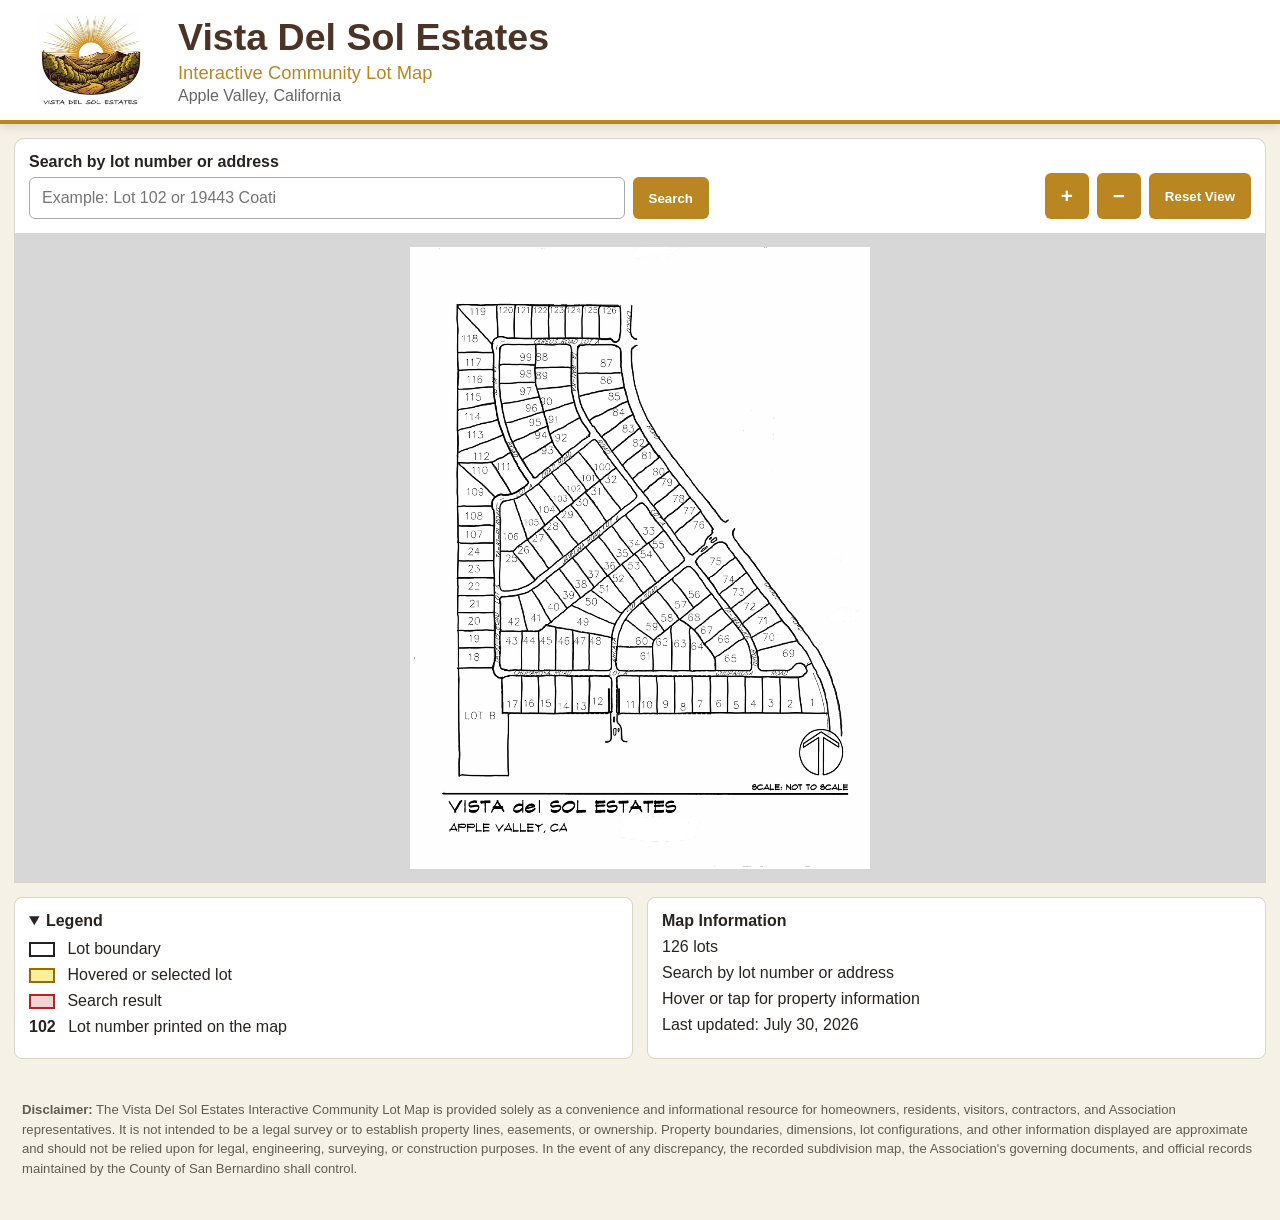
<file: index.html>
<!doctype html>
<html lang="en">
<head>
<meta charset="utf-8">
<meta name="viewport" content="width=device-width,initial-scale=1">
<title>Vista Del Sol Estates | Interactive Community Lot Map</title>
<link rel="stylesheet" href="style.css">
</head>
<body>
<header class="site-header">
  <img src="images/vdse-logo.jpeg" alt="Vista Del Sol Estates logo" class="logo">
  <div><h1>Vista Del Sol Estates</h1><p>Interactive Community Lot Map</p><span>Apple Valley, California</span></div>
</header>
<main>
  <section class="toolbar" aria-label="Map controls">
    <div class="search-wrap">
      <label for="search">Search by lot number or address</label>
      <div class="search-row"><input id="search" type="search" autocomplete="off" placeholder="Example: Lot 102 or 19443 Coati"><button id="searchBtn" type="button">Search</button></div>
      <div id="suggestions" class="suggestions" role="listbox"></div>
    </div>
    <div class="controls"><button id="zoomIn" type="button" aria-label="Zoom in">+</button><button id="zoomOut" type="button" aria-label="Zoom out">−</button><button id="reset" type="button">Reset View</button></div>
  </section>
  <section class="map-card">
    <div id="mapViewport" class="map-viewport" tabindex="0" aria-label="Interactive community lot map. Drag to pan and use the controls to zoom.">
      <div id="mapStage" class="map-stage">
        <img src="images/community-map.png" id="baseMap" alt="Vista Del Sol Estates traced subdivision map">
        <svg id="overlay" viewBox="0 0 1064 1436" preserveAspectRatio="none" aria-label="Interactive lot boundaries"></svg>
      </div>
      <div id="tooltip" class="tooltip" role="dialog" aria-live="polite"></div>
    </div>
  </section>
  <section class="below-map">
    <details open class="legend"><summary>Legend</summary><div><span class="swatch boundary"></span> Lot boundary</div><div><span class="swatch hover"></span> Hovered or selected lot</div><div><span class="swatch search-hit"></span> Search result</div><div><span class="number-sample">102</span> Lot number printed on the map</div></details>
    <aside class="map-info"><strong>Map Information</strong><span>126 lots</span><span>Search by lot number or address</span><span>Hover or tap for property information</span><span>Last updated: July 30, 2026</span></aside>
  </section>
</main>
<footer><p><strong>Disclaimer:</strong> The Vista Del Sol Estates Interactive Community Lot Map is provided solely as a convenience and informational resource for homeowners, residents, visitors, contractors, and Association representatives. It is not intended to be a legal survey or to establish property lines, easements, or ownership. Property boundaries, dimensions, lot configurations, and other information displayed are approximate and should not be relied upon for legal, engineering, surveying, or construction purposes. In the event of any discrepancy, the recorded subdivision map, the Association's governing documents, and official records maintained by the County of San Bernardino shall control.</p></footer>
<script src="app.js"></script>
</body></html>
</file>
<file: style.css>
:root{--gold:#b98621;--brown:#4b3426;--cream:#f6f1e6;--ink:#28231f;--red:#b3261e}
*{box-sizing:border-box}body{margin:0;font-family:Arial,Helvetica,sans-serif;background:var(--cream);color:var(--ink)}
.site-header{display:flex;align-items:center;gap:18px;padding:12px 22px;background:#fff;border-bottom:4px solid var(--gold);box-shadow:0 2px 10px #0002}.logo{width:138px;height:96px;object-fit:contain}.site-header h1{margin:0;color:var(--brown);font-size:clamp(1.55rem,3vw,2.35rem)}.site-header p{margin:3px 0;color:var(--gold);font-size:1.15rem}.site-header span{color:#666}
main{max-width:1500px;margin:auto;padding:14px}.toolbar{display:flex;justify-content:space-between;gap:18px;align-items:end;background:#fff;padding:14px;border-radius:10px 10px 0 0;border:1px solid #d9d3c8}.search-wrap{position:relative;flex:1;max-width:680px}.search-wrap label{display:block;font-weight:700;margin-bottom:6px}.search-row{display:flex;gap:8px}input{flex:1;min-width:180px;padding:11px 12px;border:1px solid #aaa;border-radius:6px;font-size:1rem}button{border:0;border-radius:6px;background:var(--gold);color:#fff;padding:11px 16px;font-weight:700;cursor:pointer}button:hover,button:focus{filter:brightness(.9)}.controls{display:flex;gap:8px}.controls button:first-child,.controls button:nth-child(2){font-size:1.3rem;width:44px}.suggestions{display:none;position:absolute;z-index:20;top:67px;left:0;right:78px;background:#fff;border:1px solid #bbb;max-height:260px;overflow:auto;box-shadow:0 8px 20px #0003}.suggestions button{display:block;width:100%;text-align:left;background:#fff;color:#222;border-radius:0;border-bottom:1px solid #eee;font-weight:400}
.map-card{border:1px solid #d9d3c8;border-top:0;background:#d7d7d7}.map-viewport{height:min(72vh,880px);min-height:520px;overflow:hidden;position:relative;cursor:grab;touch-action:none}.map-viewport.dragging{cursor:grabbing}.map-stage{position:absolute;left:0;top:0;width:1064px;height:1436px;transform-origin:0 0;will-change:transform}#baseMap,#overlay{position:absolute;inset:0;width:1064px;height:1436px}#baseMap{user-select:none;pointer-events:none}#overlay{overflow:visible}.lot-hit{fill:transparent;stroke:transparent;stroke-width:0;vector-effect:non-scaling-stroke;cursor:pointer}.lot-hit:hover,.lot-hit.selected{fill:rgba(255,213,0,.30);stroke:#9a6b00;stroke-width:3}.lot-hit.search-result{fill:rgba(179,38,30,.22);stroke:var(--red);stroke-width:5}.tooltip{display:none;position:absolute;z-index:30;max-width:330px;background:#fff;border:2px solid var(--gold);border-radius:8px;padding:12px;box-shadow:0 8px 24px #0005;line-height:1.45}.tooltip h3{margin:0 0 7px;color:var(--brown)}.tooltip a{color:#075fae;font-weight:700}.tooltip .close{float:right;background:transparent;color:#555;padding:0;font-size:1.2rem}
.below-map{display:grid;grid-template-columns:1fr 1fr;gap:14px;margin-top:14px}.legend,.map-info{background:#fff;border:1px solid #d9d3c8;border-radius:8px;padding:14px}.legend summary{font-weight:700;cursor:pointer;margin-bottom:10px}.legend div,.map-info span{display:block;margin:8px 0}.swatch{display:inline-block;width:26px;height:15px;margin-right:8px;vertical-align:middle;border:2px solid}.boundary{border-color:#222}.hover{border-color:#9a6b00;background:#ffd50066}.search-hit{border-color:var(--red);background:#b3261e33}.number-sample{font-weight:700;margin-right:8px}footer{max-width:1500px;margin:0 auto;padding:14px 22px 28px;color:#625b54;font-size:.82rem;line-height:1.5}
@media(max-width:760px){.site-header{align-items:flex-start}.logo{width:94px;height:70px}.toolbar{align-items:stretch;flex-direction:column}.controls{justify-content:flex-end}.below-map{grid-template-columns:1fr}.map-viewport{min-height:460px;height:68vh}.suggestions{right:0}}
</file>
